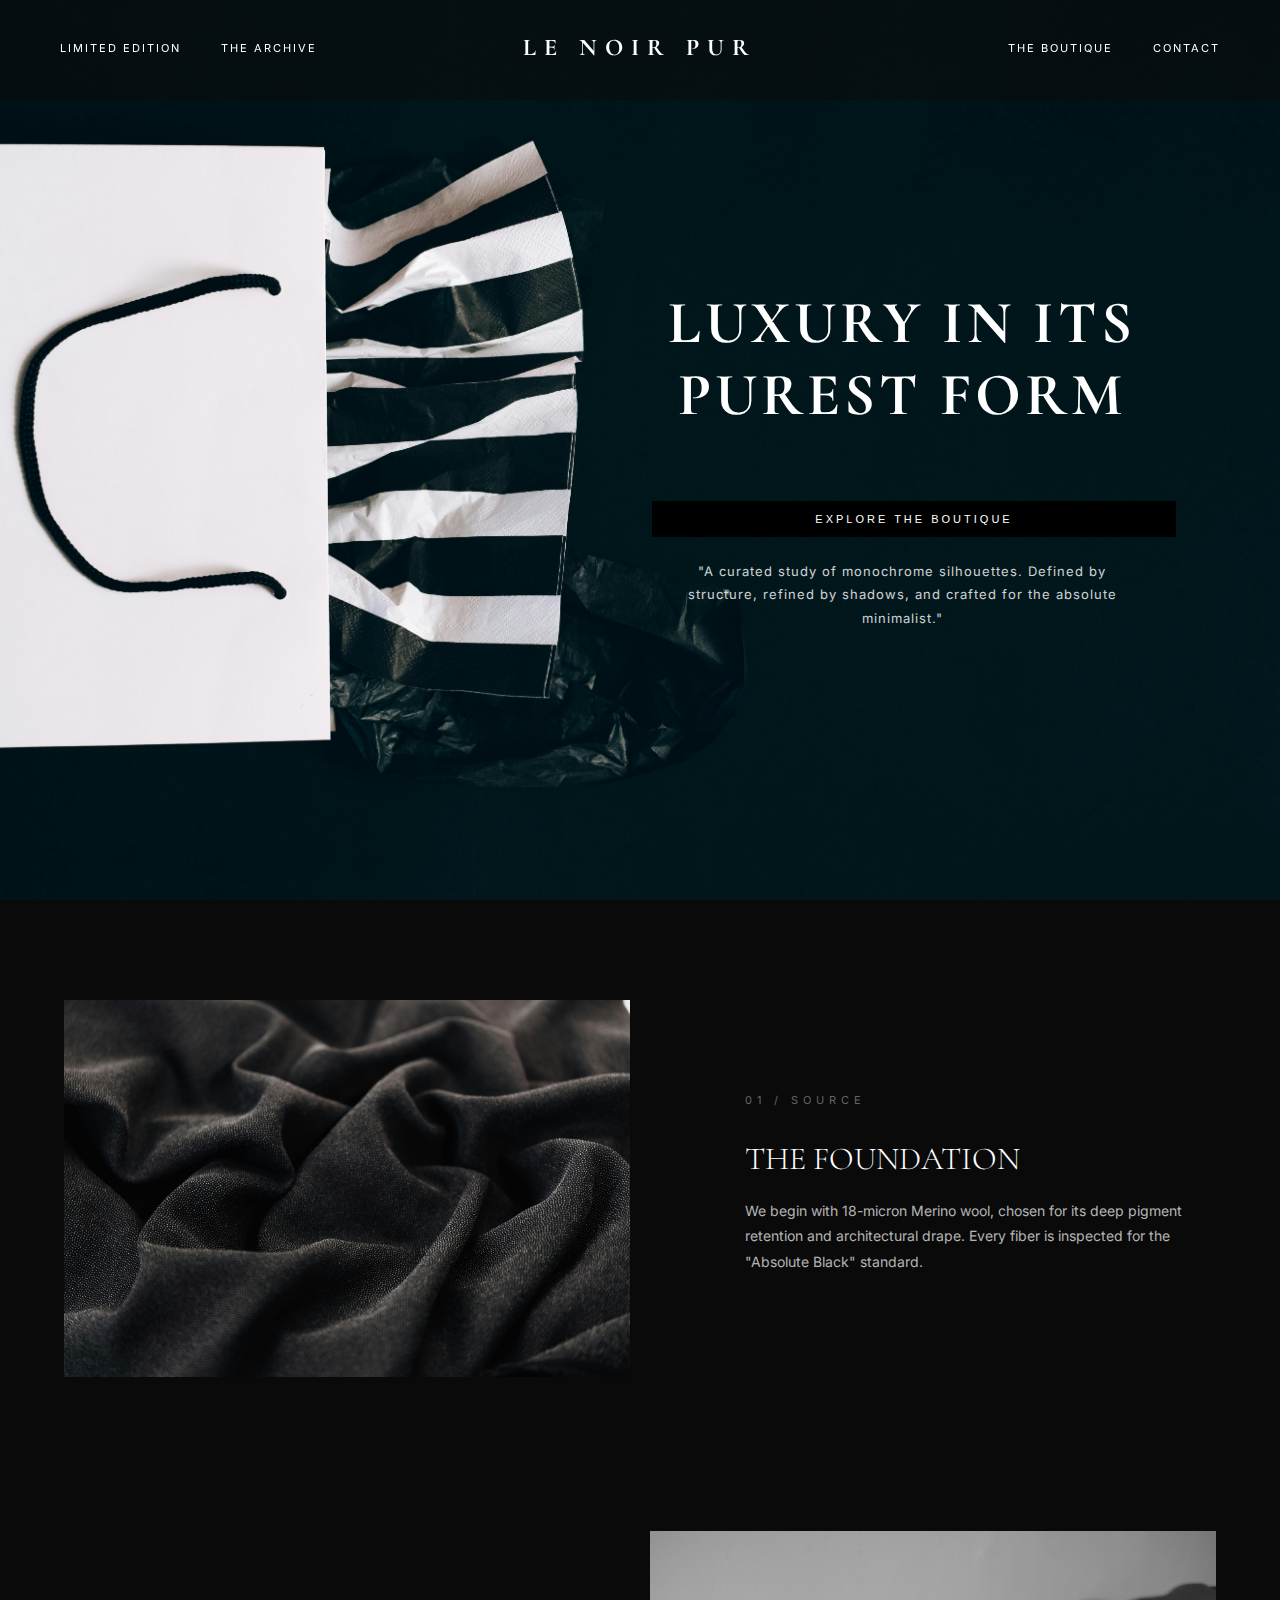
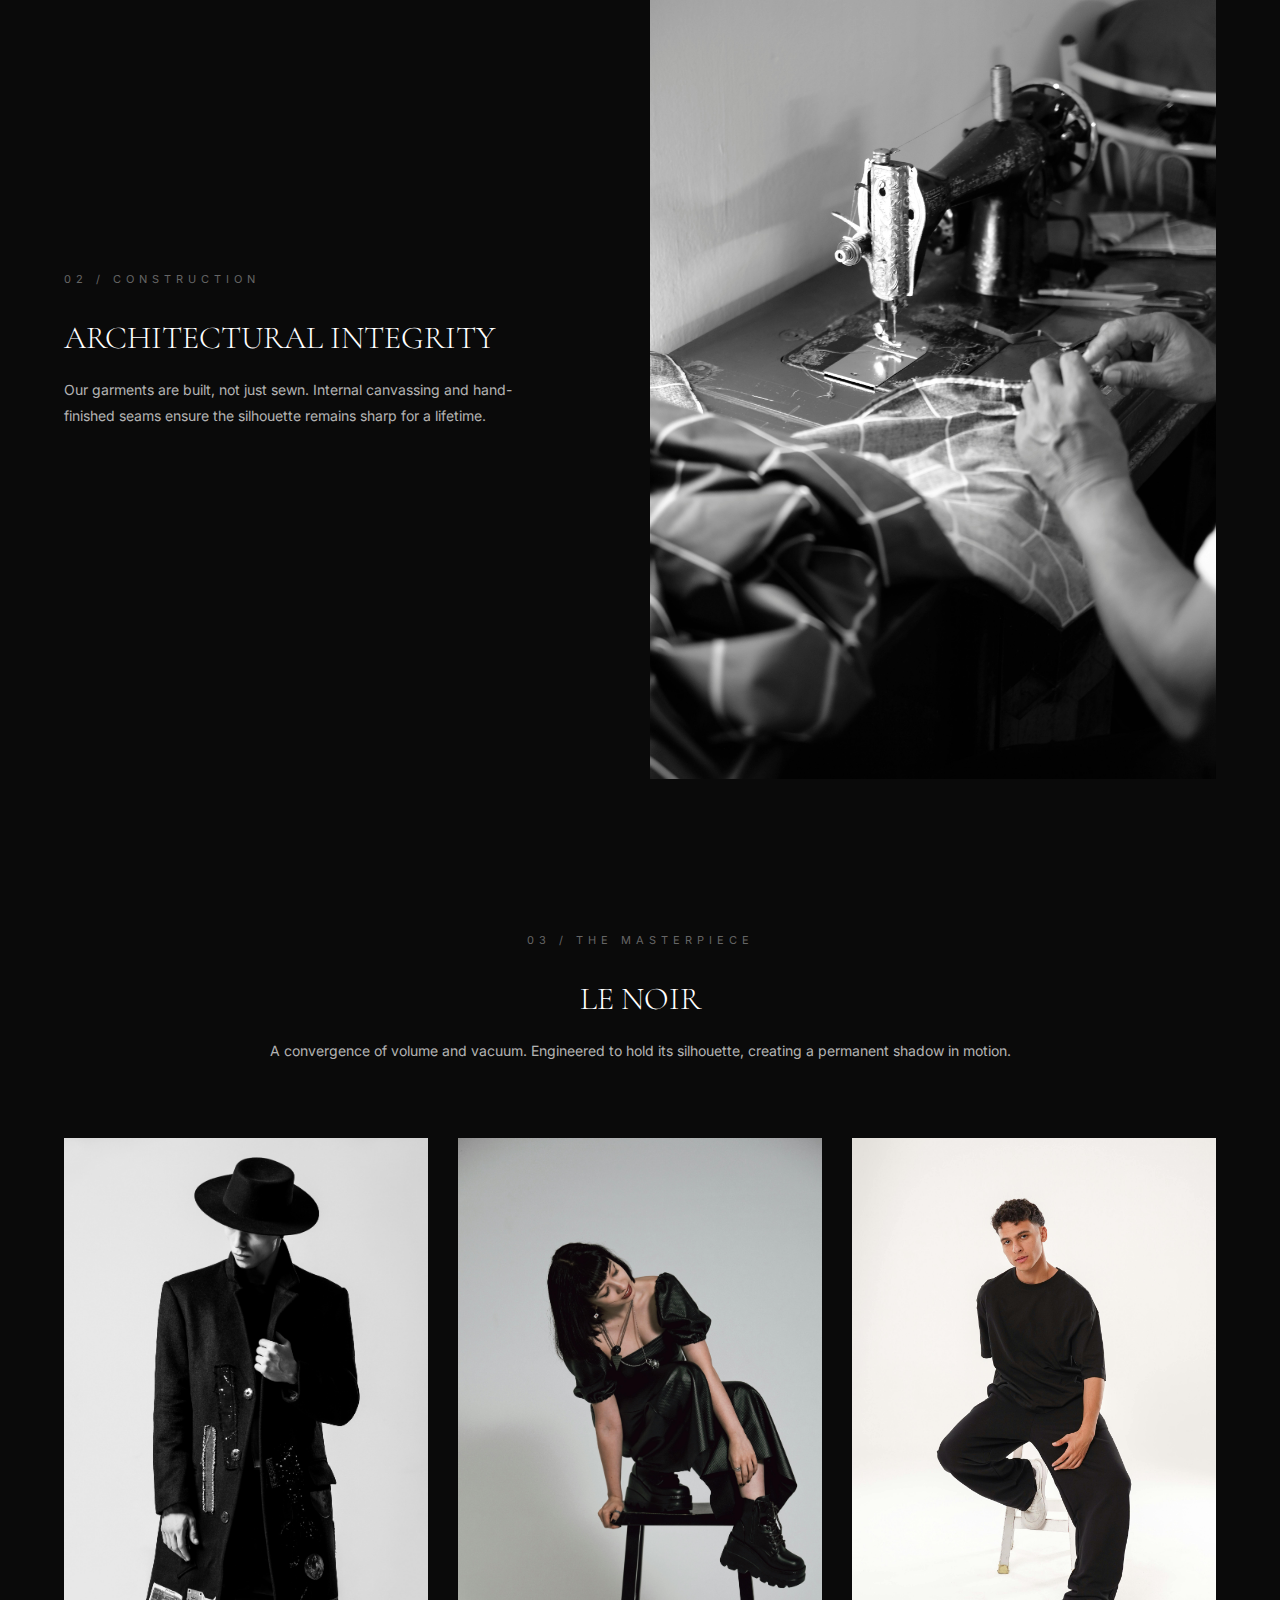
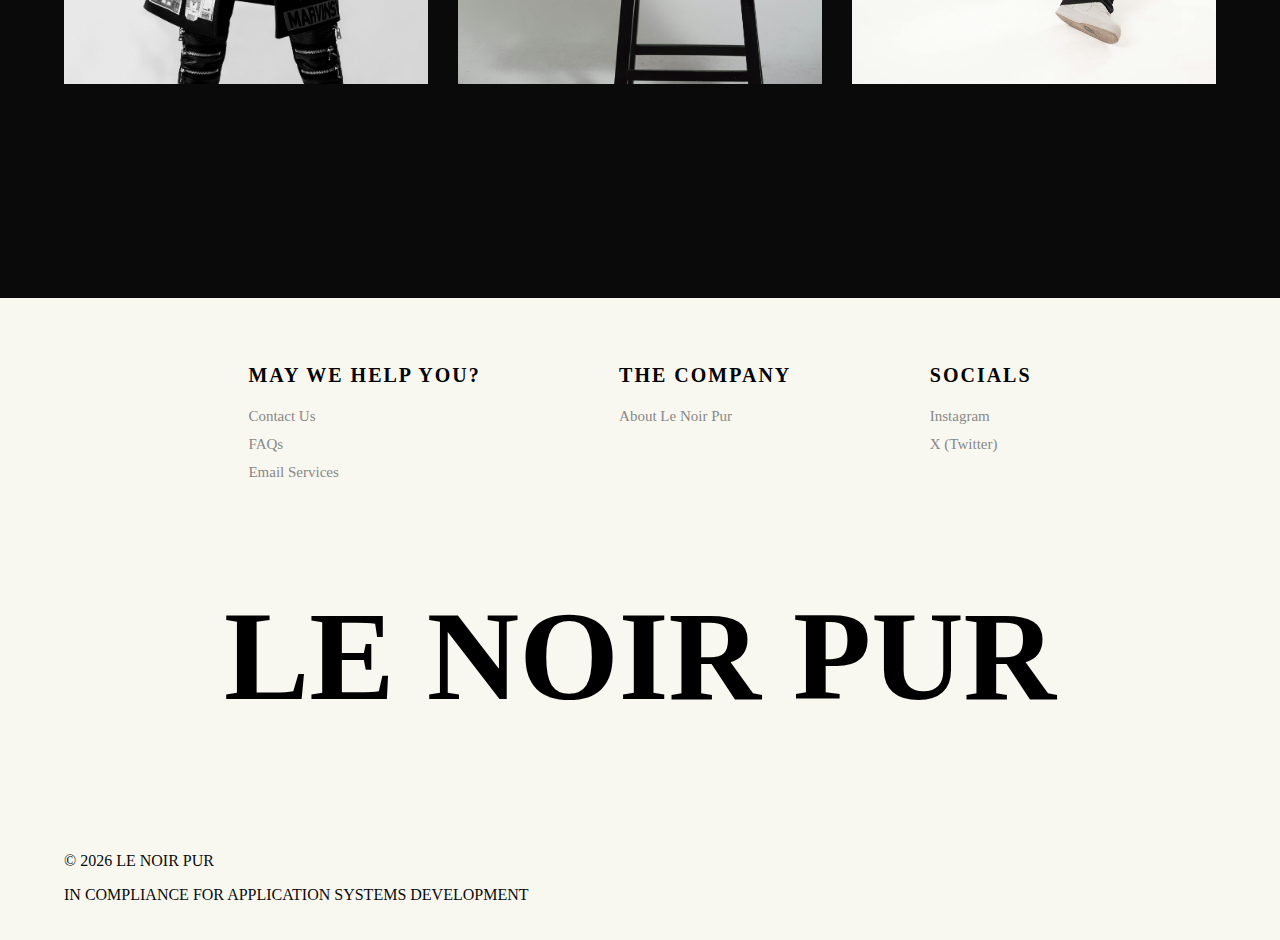
<file: index.html>
<!DOCTYPE html>
<html>
<head>
<title>Le Noir Pur</title>

<link rel="stylesheet" href="style.css">

<link href="https://fonts.googleapis.com/css2?family=Cormorant+Garamond:ital,wght@0,300;1,300&family=Inter:wght@100;200;300&display=swap" rel="stylesheet">

</head>

<body>

<header>

<nav class="main-nav">
<div class="nav-left">
<a href="limited-edition.html">LIMITED EDITION</a>
<a href="archive.html">THE ARCHIVE</a>
</div>
<div class="nav-center">
<a href="index.html">
<h1 class="brand-name">Le Noir Pur</h1>
</a>
</div>
<div class="nav-right">
<a href="boutique.html">THE BOUTIQUE</a>
<a href="contact.html">CONTACT</a>
</div>
</nav>

</header>

<section class="homepage-container">
<div class="homepage">
<h1 class="tagline">Luxury In Its<br>Purest Form</h1>
<a href="boutique.html" class="cta-button">Explore The Boutique</a>
<p class="subtext">"A curated study of monochrome silhouettes. Defined by structure, refined by shadows, and crafted for the absolute minimalist."</p>
</div>
</section>

<section class="process-section">
<div class="process-row">
<div class="process-image">
<img src="wool.jpg" alt="Raw Black Wool">
</div>
<div class="process-text">
<span class="step-number">01 / SOURCE</span>
<h3>THE FOUNDATION</h3>
<p>We begin with 18-micron Merino wool, chosen for its deep pigment retention and architectural drape. Every fiber is inspected for the "Absolute Black" standard.</p>
</div>
</div>

<div class="process-row">
<div class="process-text">
<span class="step-number">02 / CONSTRUCTION</span>
<h3>ARCHITECTURAL INTEGRITY</h3>
<p>Our garments are built, not just sewn. Internal canvassing and hand-finished seams ensure the silhouette remains sharp for a lifetime.</p>
</div>
<div class="process-image">
<img src="stitch.jpg" alt="Hand Stitching Detail">
</div>
</div>

<div class="process-row-center">
<div class="process-text">
<span class="step-number">03 / THE MASTERPIECE</span>
<h3>Le Noir</h3>
<p>A convergence of volume and vacuum. Engineered to hold its silhouette, creating a permanent shadow in motion.</p>
</div>

<div class="process-image-row">
<div class="process-image">
<img src="img1.jpg" alt="img1">
</div>
<div class="process-image">
<img src="img2.jpg" alt="img2">
</div>
<div class="process-image">
<img src="img3.jpg" alt="img3">
</div>
</div>
</section>

<footer class="footer-section">
<div class="footer-grid">
<div class="footer-col">
<h4>MAY WE HELP YOU?</h4>
<ul>
<li><a href="contact.html">Contact Us</a></li>
<li><a href="contact.html">FAQs</a></li>
<li><a href="contact.html">Email Services</a></li>
</ul>
</div>
<div class="footer-col">
<h4>THE COMPANY</h4>
<ul>
<li><a href="archive.html">About Le Noir Pur</a></li>
</ul>
</div>
<div class="footer-col">
<h4>SOCIALS</h4>
<ul>
<li><a href="#">Instagram</a></li>
<li><a href="#">X (Twitter)</a></li>
</ul>
</div>
</div>
<div class="bigfooter">
<h1 class="brandname-big">LE NOIR PUR</h1>
</div>
<div class="footer-bottom-bar">
<p>&copy; 2026 LE NOIR PUR</p>
<p>IN COMPLIANCE FOR APPLICATION SYSTEMS DEVELOPMENT</p>
</div>
</footer>

	
</body>
</html>
</file>
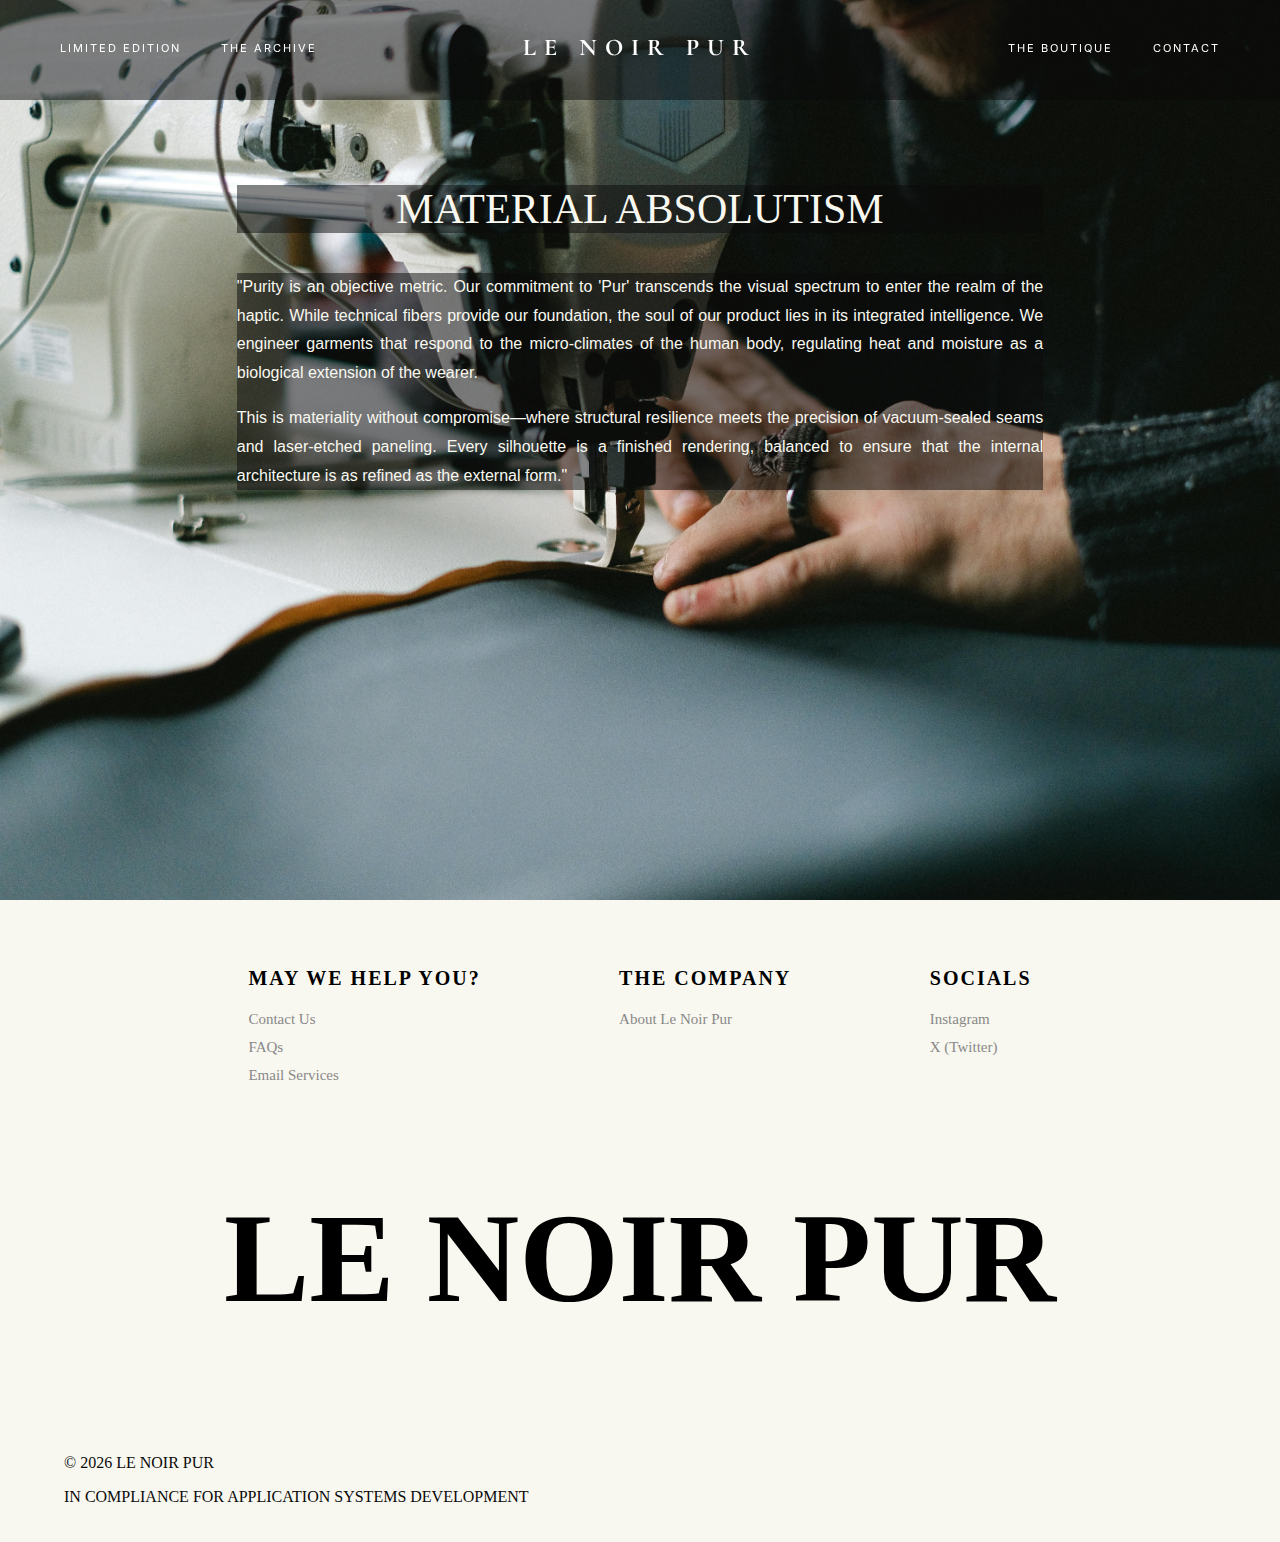
<file: archive.html>
<!DOCTYPE html>
<html>
<head>
<title>Le Noir Pur</title>

<link rel="stylesheet" href="style.css">

<link href="https://fonts.googleapis.com/css2?family=Cormorant+Garamond:ital,wght@0,300;1,300&family=Inter:wght@100;200;300&display=swap" rel="stylesheet">

</head>

<body>
<header>

<nav class="main-nav">

<div class="nav-left">
<a href="limited-edition.html">LIMITED EDITION</a>
<a href="#">THE ARCHIVE</a>
</div>

<div class="nav-center">
<a href="index.html">
<h1 class="brand-name">Le Noir Pur</h1>
</a>
</div>

<div class="nav-right">
<a href="boutique.html">THE BOUTIQUE</a>
<a href="contact.html">CONTACT</a>
</div>

</nav>

</header>


<section class="archive">
<div class="study-content">
<h2 class="section-title">MATERIAL ABSOLUTISM</h2>
<div class="text">
<p>
"Purity is an objective metric. Our commitment to 'Pur' transcends the visual spectrum to enter the realm of the haptic. While technical fibers provide our foundation, the soul of our product lies in its integrated intelligence. We engineer garments that respond to the micro-climates of the human body, regulating heat and moisture as a biological extension of the wearer. </p>
<p>
This is materiality without compromise—where structural resilience meets the precision of vacuum-sealed seams and laser-etched paneling. Every silhouette is a finished rendering, balanced to ensure that the internal architecture is as refined as the external form."</p>
</div>
</section>






<footer class="footer-section">
<div class="footer-grid">
<div class="footer-col">
<h4>MAY WE HELP YOU?</h4>
<ul>
<li><a href="contact.html">Contact Us</a></li>
<li><a href="contact.html">FAQs</a></li>
<li><a href="contact.html">Email Services</a></li>
</ul>
</div>
<div class="footer-col">
<h4>THE COMPANY</h4>
<ul>
<li><a href="archive.html">About Le Noir Pur</a></li>
</ul>
</div>
<div class="footer-col">
<h4>SOCIALS</h4>
<ul>
<li><a href="#">Instagram</a></li>
<li><a href="#">X (Twitter)</a></li>
</ul>
</div>
</div>
<div class="bigfooter">
<h1 class="brandname-big">LE NOIR PUR</h1>
</div>
<div class="footer-bottom-bar">
<p>&copy; 2026 LE NOIR PUR</p>
<p>IN COMPLIANCE FOR APPLICATION SYSTEMS DEVELOPMENT</p>
</div>
</footer>

	
	
</body>
</html>
</file>
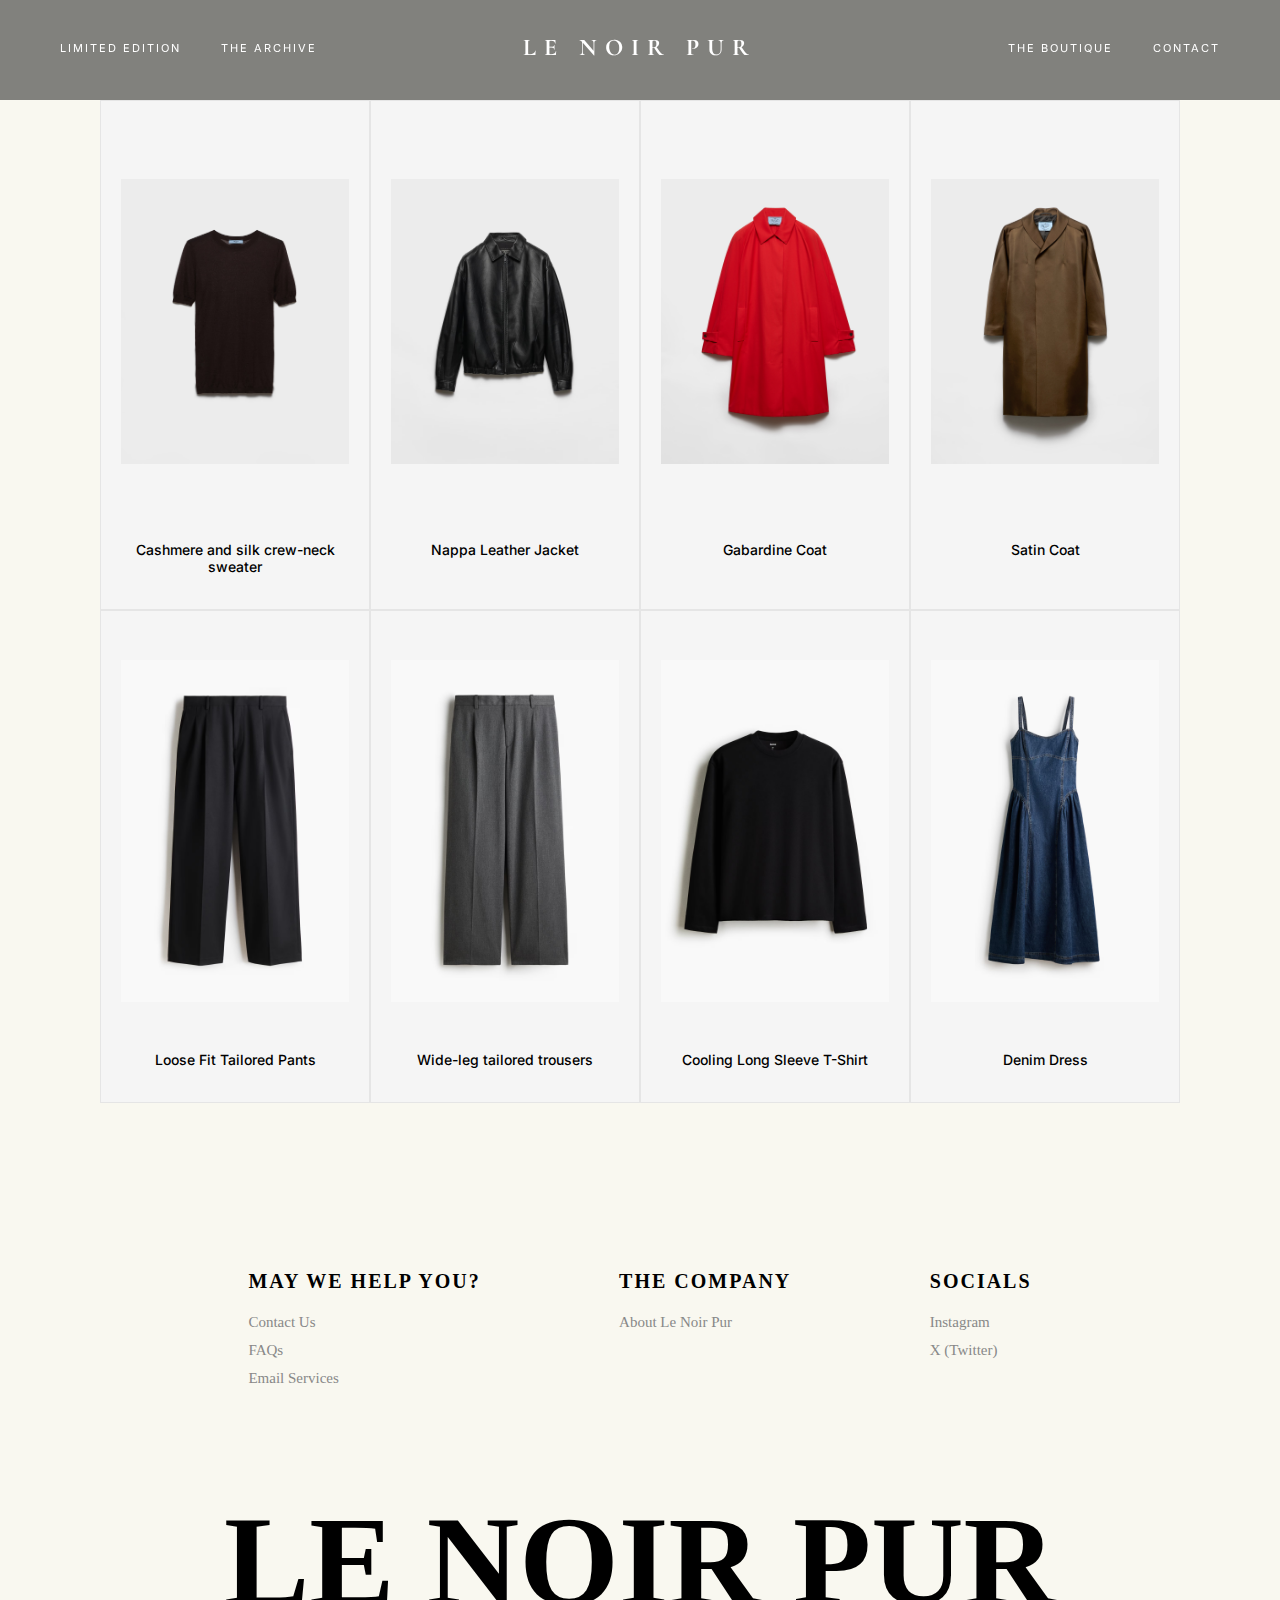
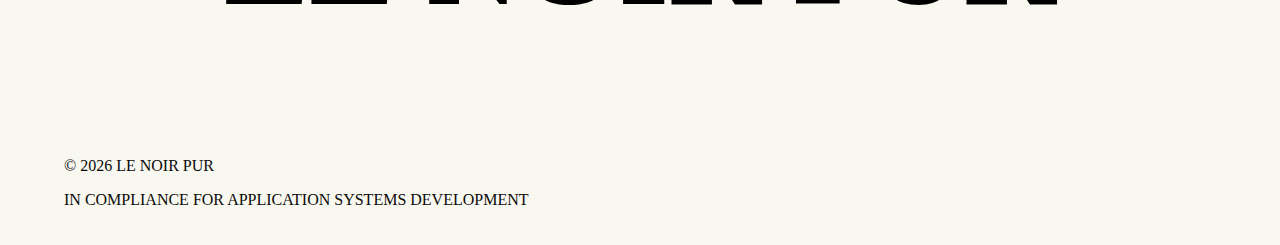
<file: boutique.html>
<!DOCTYPE html>
<html>
<head>
<title>Le Noir Pur</title>

<link rel="stylesheet" href="style.css">

<link href="https://fonts.googleapis.com/css2?family=Cormorant+Garamond:ital,wght@0,300;1,300&family=Inter:wght@100;200;300&display=swap" rel="stylesheet">

</head>

<body>
<header>

<nav class="main-nav">

<div class="nav-left">
<a href="limited-edition.html">LIMITED EDITION</a>
<a href="archive.html">THE ARCHIVE</a>
</div>

<div class="nav-center">
<a href="index.html">
<h1 class="brand-name">Le Noir Pur</h1>
</a>
</div>

<div class="nav-right">
<a href="#">THE BOUTIQUE</a>
<a href="contact.html">CONTACT</a>
</div>

</nav>

</header>


<section class="boutique-container">
<div class="product">
<img src="prod1.jpg" alt="Product 1">
<p class="prod-info">Cashmere and silk crew-neck sweater</p>
</div>

<div class="product">
<img src="prod2.jpg" alt="Product 2">
<p class="prod-info">Nappa Leather Jacket</p>
</div>

<div class="product">
<img src="prod3.jpg" alt="Product 3">
<p class="prod-info">Gabardine Coat</p>
</div>

<div class="product">
<img src="prod4.jpg" alt="Product 4">
<p class="prod-info">Satin Coat</p>
</div>

<div class="product">
<img src="prod5.jpg" alt="Product 5">
<p class="prod-info">Loose Fit Tailored Pants</p>
</div>

<div class="product">
<img src="prod6.jpg" alt="Product 6">
<p class="prod-info">Wide-leg tailored trousers</p>
</div>

<div class="product">
<img src="prod7.jpg" alt="Product 7">
<p class="prod-info">Cooling Long Sleeve T-Shirt</p>
</div>

<div class="product">
<img src="prod8.jpg" alt="Product 8">
<p class="prod-info">Denim Dress</p>
</div>

</section>





<footer class="footer-section">
<div class="footer-grid">
<div class="footer-col">
<h4>MAY WE HELP YOU?</h4>
<ul>
<li><a href="contact.html">Contact Us</a></li>
<li><a href="contact.html">FAQs</a></li>
<li><a href="contact.html">Email Services</a></li>
</ul>
</div>
<div class="footer-col">
<h4>THE COMPANY</h4>
<ul>
<li><a href="archive.html">About Le Noir Pur</a></li>
</ul>
</div>
<div class="footer-col">
<h4>SOCIALS</h4>
<ul>
<li><a href="#">Instagram</a></li>
<li><a href="#">X (Twitter)</a></li>
</ul>
</div>
</div>
<div class="bigfooter">
<h1 class="brandname-big">LE NOIR PUR</h1>
</div>
<div class="footer-bottom-bar">
<p>&copy; 2026 LE NOIR PUR</p>
<p>IN COMPLIANCE FOR APPLICATION SYSTEMS DEVELOPMENT</p>
</div>
</footer>

	
</body>
</html>
</file>
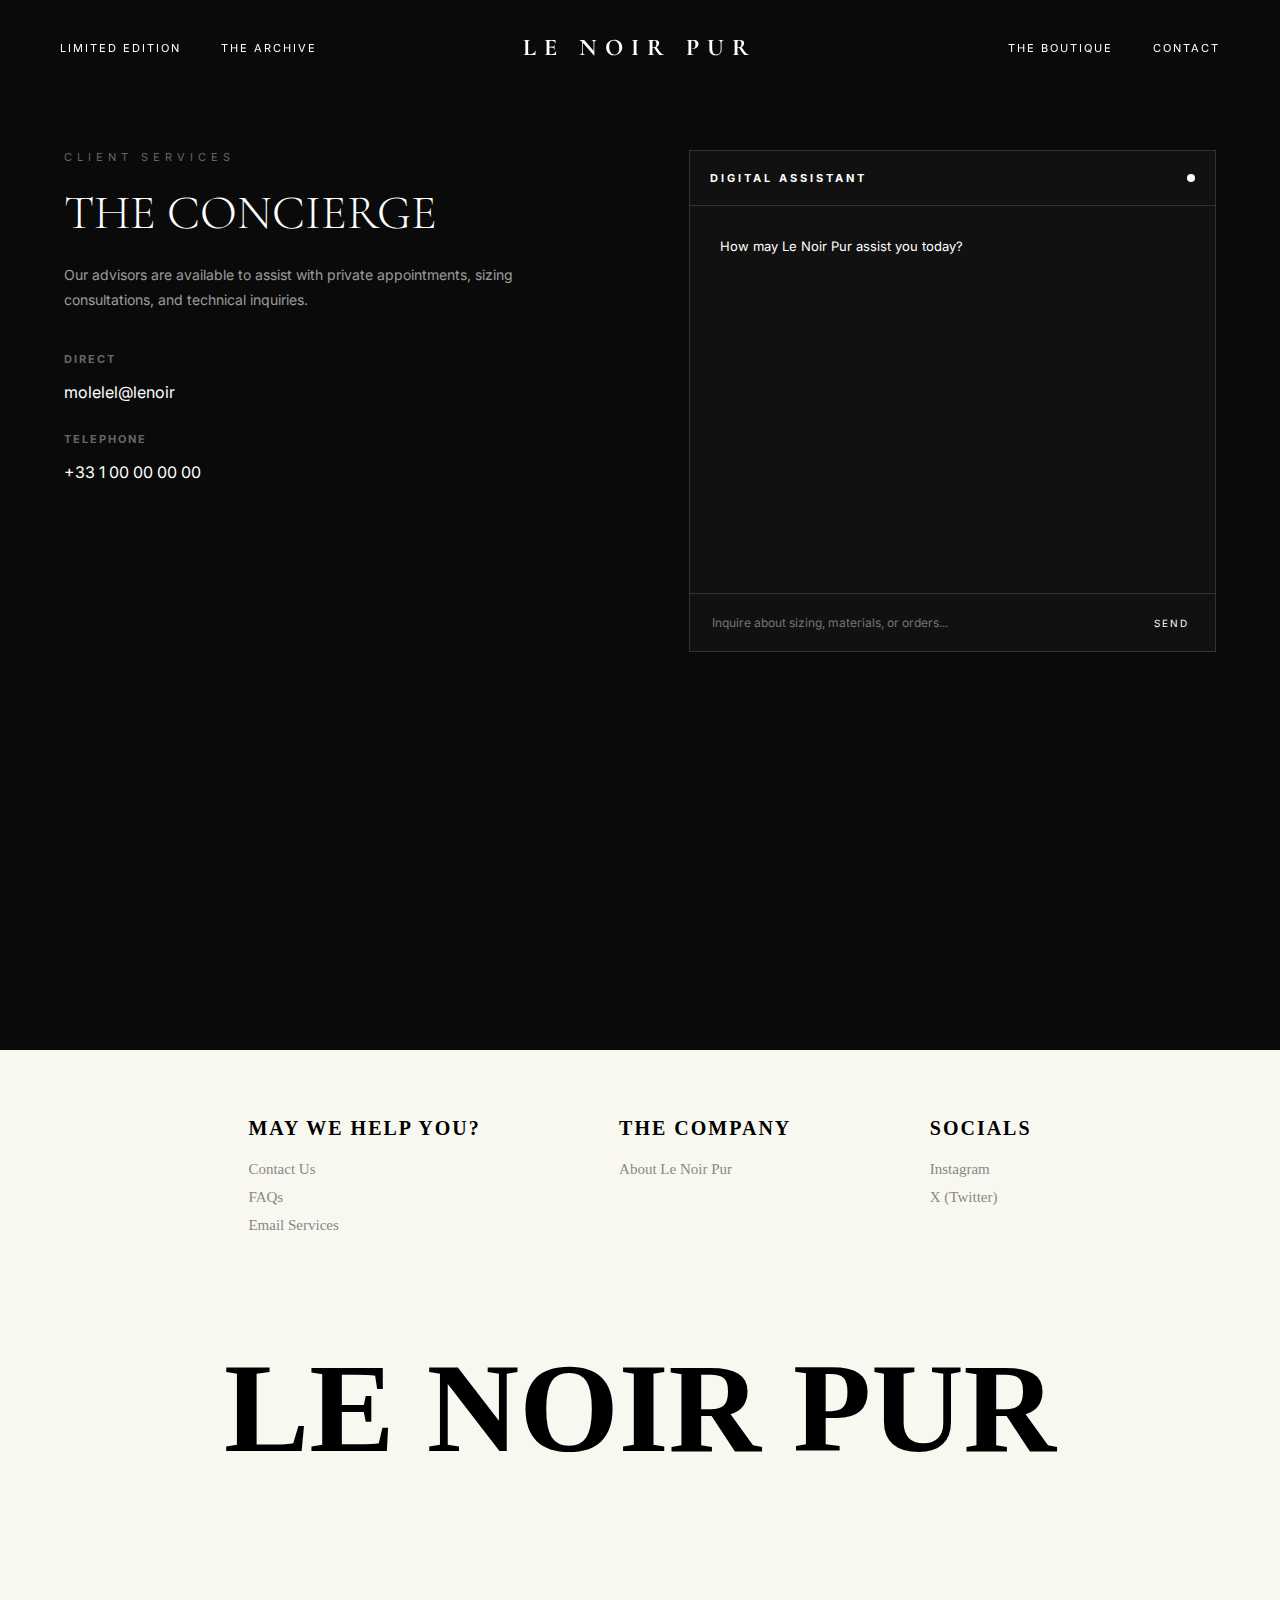
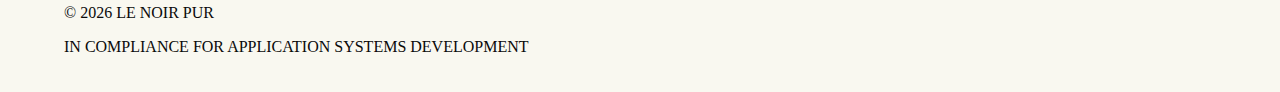
<file: contact.html>
<!DOCTYPE html>
<html>
<head>
<title>Contact | Le Noir Pur</title>
<link rel="stylesheet" href="style.css">
<link href="https://fonts.googleapis.com/css2?family=Cormorant+Garamond:ital,wght@0,300;1,300&family=Inter:wght@100;200;300&display=swap" rel="stylesheet">
</head>
<body>
<header>
<nav class="main-nav">
<div class="nav-left">
<a href="limited-edition.html">LIMITED EDITION</a>
<a href="archive.html">THE ARCHIVE</a>
</div>
<div class="nav-center">
<a href="index.html"><h1 class="brand-name">Le Noir Pur</h1></a>
</div>
<div class="nav-right">
<a href="boutique.html">THE BOUTIQUE</a>
<a href="#">CONTACT</a>
</div>
</nav>
</header>



<section class="contact-hero">
<div class="contact-container">
<div class="contact-info">
<span class="step-number">CLIENT SERVICES</span>
<h2 class="section-title-alt">The Concierge</h2>
<p class="contact-desc">Our advisors are available to assist with private appointments, sizing consultations, and technical inquiries.</p>
<div class="contact-details">
<div class="detail-item">
<h4>Direct</h4>
<p>molelel@lenoir</p>
</div>
<div class="detail-item">
<h4>Telephone</h4>
<p>+33 1 00 00 00 00</p>
</div>
</div>
</div>
<div class="chat-interface">
<div class="chat-header">
<h3>DIGITAL ASSISTANT</h3>
<span class="status-dot"></span>
</div>
<div class="chat-window" id="chatWindow">
<div class="message bot">How may Le Noir Pur assist you today?</div>
</div>
<div class="chat-input-area">
<input type="text" placeholder="Inquire about sizing, materials, or orders..." id="chatInput">
<button class="chat-send">SEND</button>
</div>
</div>
</div>
</section>



<footer class="footer-section">
<div class="footer-grid">
<div class="footer-col">
<h4>MAY WE HELP YOU?</h4>
<ul>
<li><a href="contact.html">Contact Us</a></li>
<li><a href="contact.html">FAQs</a></li>
<li><a href="contact.html">Email Services</a></li>
</ul>
</div>
<div class="footer-col">
<h4>THE COMPANY</h4>
<ul>
<li><a href="archive.html">About Le Noir Pur</a></li>
</ul>
</div>
<div class="footer-col">
<h4>SOCIALS</h4>
<ul>
<li><a href="#">Instagram</a></li>
<li><a href="#">X (Twitter)</a></li>
</ul>
</div>
</div>
<div class="bigfooter">
<h1 class="brandname-big">LE NOIR PUR</h1>
</div>
<div class="footer-bottom-bar">
<p>&copy; 2026 LE NOIR PUR</p>
<p>IN COMPLIANCE FOR APPLICATION SYSTEMS DEVELOPMENT</p>
</div>
</footer>

</body>
</html>
</file>
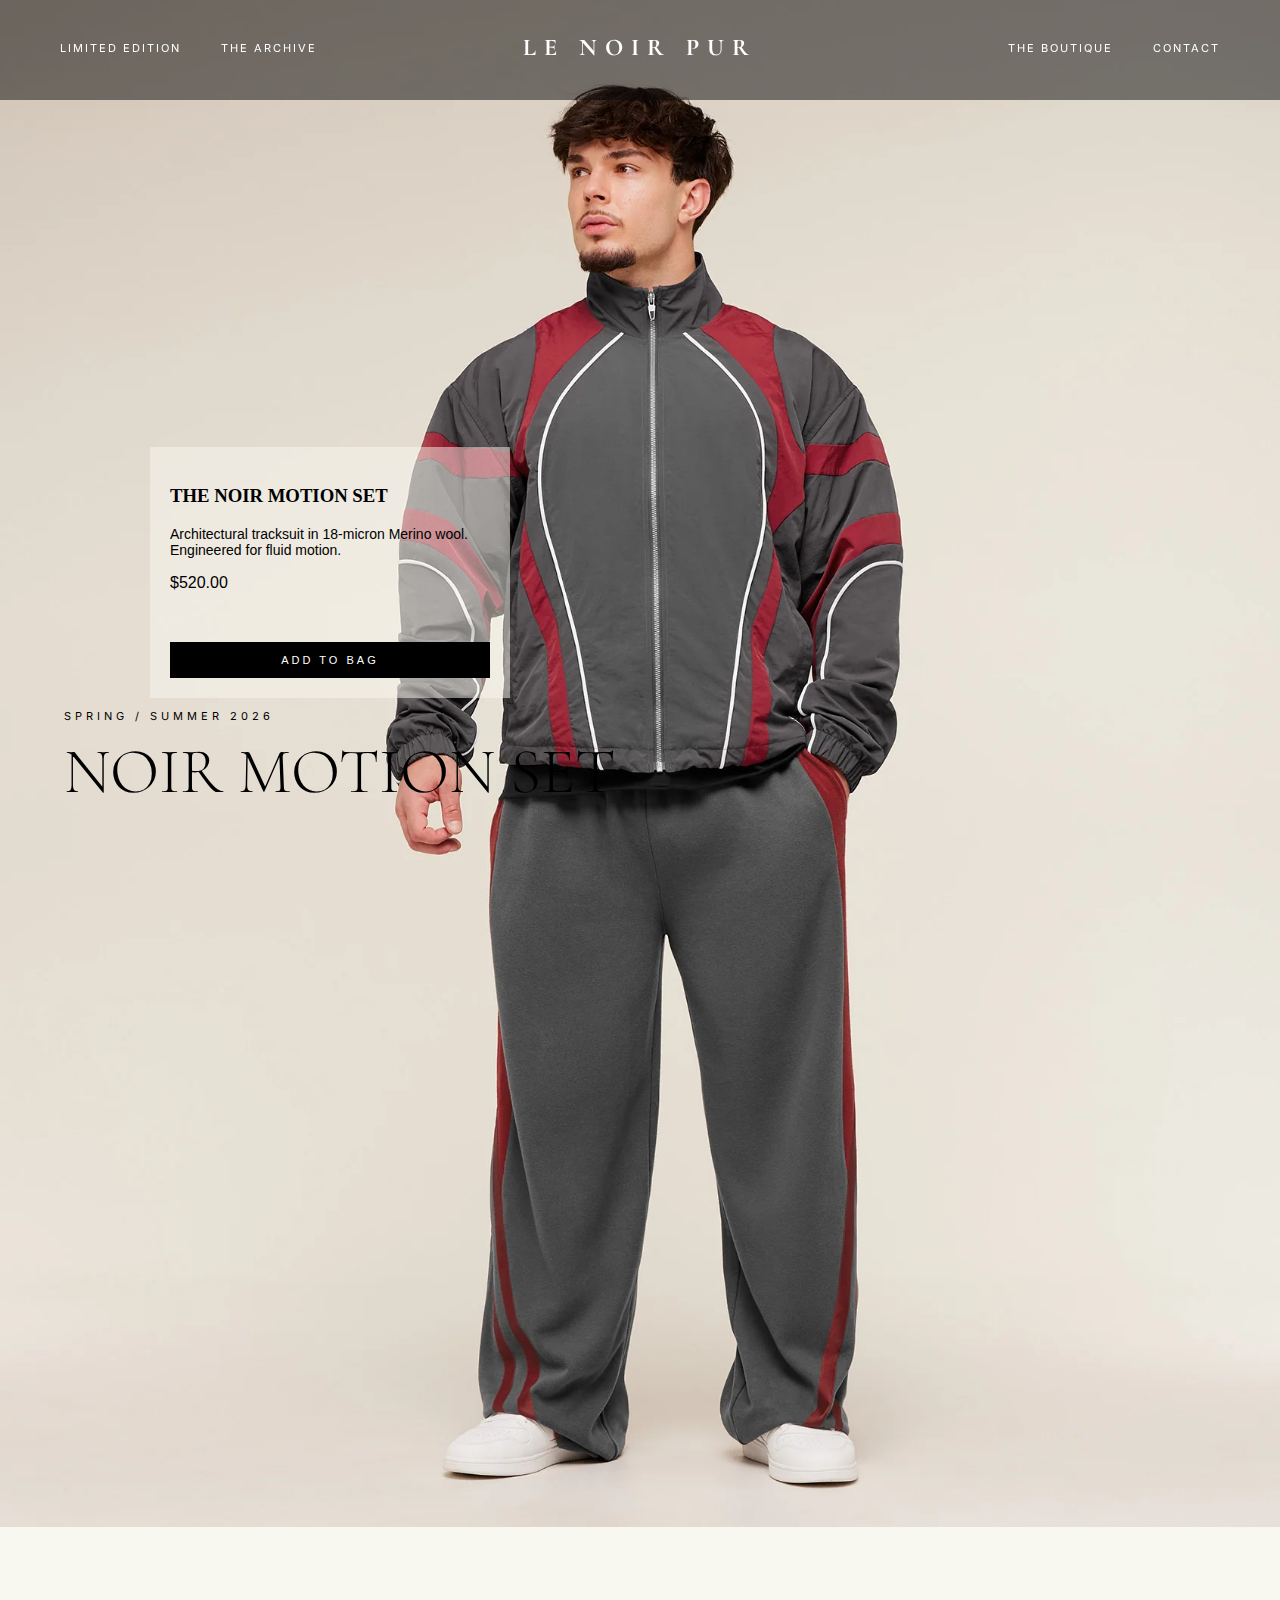
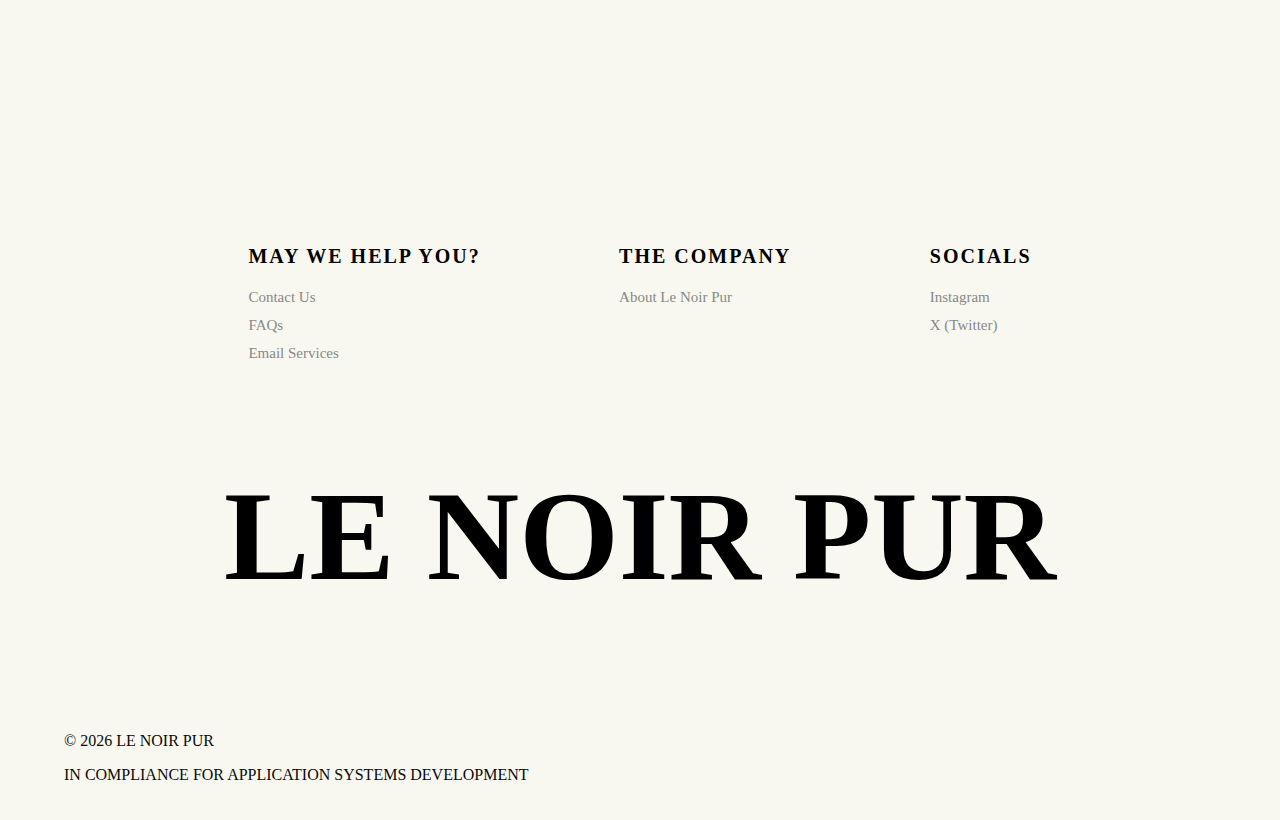
<file: limited-edition.html>
<!DOCTYPE html>
<html>
<head>
<title>Le Noir Pur</title>

<link rel="stylesheet" href="style.css">

<link href="https://fonts.googleapis.com/css2?family=Cormorant+Garamond:ital,wght@0,300;1,300&family=Inter:wght@100;200;300&display=swap" rel="stylesheet">

</head>

<body>


<header>

<nav class="main-nav">

<div class="nav-left">
<a href="#">LIMITED EDITION</a>
<a href="archive.html">THE ARCHIVE</a>
</div>

<div class="nav-center">
<a href="index.html">
<h1 class="brand-name">Le Noir Pur</h1>
</a>
</div>

<div class="nav-right">
<a href="boutique.html">THE BOUTIQUE</a>
<a href="contact.html">CONTACT</a>
</div>

</nav>

</header>

<main class="limited-edition-content">
<section class="hero-image-container">
<img src="tracksuit.png" alt="Limited Edition Look 01" class="hero-img">

<aside class="details">
<h3>THE NOIR MOTION SET</h3>
<p class="description">Architectural tracksuit in 18-micron Merino wool. Engineered for fluid motion.</p>
<p class="price">$520.00</p>
<button class="cta-button">Add to Bag</button>
</aside>

</section>
</main>


<div class="hero-text-overlay">
<span class="collection-year">SPRING / SUMMER 2026</span>
<h2 class="piece-name">NOIR MOTION SET</h2>
</div>
</section>





<footer class="footer-section">
<div class="footer-grid">
<div class="footer-col">
<h4>MAY WE HELP YOU?</h4>
<ul>
<li><a href="contact.html">Contact Us</a></li>
<li><a href="contact.html">FAQs</a></li>
<li><a href="contact.html">Email Services</a></li>
</ul>
</div>
<div class="footer-col">
<h4>THE COMPANY</h4>
<ul>
<li><a href="archive.html">About Le Noir Pur</a></li>
</ul>
</div>
<div class="footer-col">
<h4>SOCIALS</h4>
<ul>
<li><a href="#">Instagram</a></li>
<li><a href="#">X (Twitter)</a></li>
</ul>
</div>
</div>
<div class="bigfooter">
<h1 class="brandname-big">LE NOIR PUR</h1>
</div>
<div class="footer-bottom-bar">
<p>&copy; 2026 LE NOIR PUR</p>
<p>IN COMPLIANCE FOR APPLICATION SYSTEMS DEVELOPMENT</p>
</div>
</footer>

	
</body>
</html>
</file>
<file: style.css>
/*home page*/
html,body{
margin:0;
padding:0;
background-color:#0a0a0a;
background-image:url("background-image.jpg");
background-size:cover;
background-position:center;
background-attachment:fixed;
height:100%;
width:100%;
}

.footer-section {
background-color: #F9F8F0; 
color: #0a0a0a;
padding: 40px 5% 20px;
width:100%;
box-sizing:border-box;
}

.footer-bottom{
margin-top:80px;
padding-top:30px;
border-top:1px solid #1a1a1a;
display:flex;
justify-content:space-between;
font-family:'Inter',sans-serif;
font-size:10px;
color:#444;
letter-spacing:1px;
text-transform:uppercase;
}

.footer-container{
width:100%;
margin:0 auto;
padding:0 px; 
box-sizing:border-box;
}

.bigfooter{
align:center;
justify-content:center;
padding-bottom:20px;
}


.brandname-big{
color:black;
font-size: 10vw;
text-align:center;
}

.footer-grid {
display: flex;
justify-content: space-around;
padding: 0 10%;
margin-bottom: 60px;
}

.footer-col h4 {
font-size: 20px;
letter-spacing: 2px;
margin-bottom: 20px;
color: #000;
}

.footer-col ul {
list-style: none;
padding: 0;
}

.footer-col ul li {
margin-bottom: 10px;
}

.footer-col ul li a {
text-decoration: none;
color: #888;
font-size: 15px;
transition: color 0.3s;
}


.main-nav{
position:fixed;
top:0;
left:0;
width:100%;
height:100px;
display:flex;
justify-content:space-between;
align-items:center;
background-color:#0a0a0a;
background-color:rgba(10,10,10,0.5);
padding:0 60px;
z-index:1000;
box-sizing:border-box;
}


.nav-left,.nav-right{
display:flex;
gap:40px;
flex:1;
}


.nav-right{
justify-content:flex-end;
}


.nav-center{
flex:0;
text-align:center;
white-space:nowrap;
}


.main-nav a{
color:#ffffff;
text-decoration:none;
font-family:'Inter',sans-serif;
font-size:11px;
letter-spacing:2px;
}

.main-nav a{
position:relative;
display:inline-block;
padding-bottom:5px;
}

.main-nav a::after{
content:'';
position:absolute;
bottom:0;
left:50%;
width:0;
height:1px;
background-color:#ffffff;
transition:all 0.4s ease;
}

.main-nav a:hover::after{
width:100%;
left:0;
}

.brand-name{
font-family:'Cormorant Garamond',serif;
font-size:24px;
letter-spacing:8px;
color:#ffffff;
text-transform:uppercase;
margin:0;
}

.brand-name-footer{
font-family:'Cormorant Garamond',serif;
font-size:24px;
letter-spacing:8px;
color:#000000;
text-transform:uppercase;
margin:0;

}


.homepage-container{
display:flex;
align-items:center;
height:100vh;
justify-content:flex-end;
padding-right:10%;
box-sizing:border-box;
}


.homepage{
text-align:center;
color:#ffffff;
max-width:500px;
}

.tagline{
font-family:'Cormorant Garamond',serif;
color:#ffffff;
text-transform:uppercase;
letter-spacing:4px;
font-size:60px;
font-weight:bold;
line-height:1.2;
}


.cta-button{
display:inline-block;
font-family:'Inter',sans-serif;
color:#ffffff;
text-decoration:none;
text-transform:uppercase;
border: 1px solid #ffffff;
padding: 15px 40px;         
letter-spacing: 3px;
font-size: 11px;
margin-top: 30px;            
transition: all 0.7s ease;  
cursor: pointer;
background-color:transparent
}

.cta-button:hover{
background-color:#ffffff;
color:#000000;
}

.subtext{
font-family:'Inter',sans-serif;
color:#ffffff;
font-size: 13px;
line-height: 1.8;
letter-spacing: 1px;
opacity: 0.8;
padding:10px;
}

.process-section{
background-color:#0a0a0a;
color:#ffffff;
padding:100px 5%;
}

.process-row{
display:flex;
align-items:center;
gap:10%;
margin-bottom:150px;
}

.process-row-center{
text-align:center;
display:flex;
flex-direction:column;
align-items:center;
justify-content:center;
margin-bottom:50px;
width:100%;
}

.process-image{
flex:1.2;
overflow:hidden;
}

.process-image img{
width:100%;
}

.process-text{
flex:1;
}

.process-image-row{
display:flex;
flex-direction:row;
justify-content:center;
gap:30px;
width:100%;
max-width:1200px;
margin:60px auto;
}

.step-number{
font-family:'Inter',sans-serif;
font-size:11px;
letter-spacing:5px;
color:#666;
display:block;
margin-bottom:20px;
}

.process-text h3{
font-family:'Cormorant Garamond',serif;
font-size:32px;
font-weight:300;
text-transform:uppercase;
margin-bottom:20px;
}

.process-text p{
font-family:'Inter',sans-serif;
font-size:14px;
line-height:1.8;
color:rgba(255,255,255,0.7);
}
/*end of home page*/





































/*limited-edition page*/



html, body {
margin: 0;
padding: 0;
background-color: #000;
}

.hero-image-container {
position: relative;
width: 100%;
height: 100%;
overflow: hidden;
background-color: #F9F8F0;
}

.hero-img {
width: 100%;
height: 100%;
object-fit: cover;
display: block; 
}

.hero-text-overlay {
position: absolute;
bottom: 10%;
left: 5%;
color: #000;
}

.collection-year {
font-family: 'Inter', sans-serif;
font-size: 11px;
letter-spacing: 4px;
display: block;
margin-bottom: 10px;
}

.piece-name {
font-family: 'Cormorant Garamond', serif;
font-size: 64px;
font-weight: 300;
margin: 0;
text-transform: uppercase;
}

.details{
width: 25%;
float: left;
background-color: #F9F8F0;
padding: 20px;
position:relative;
left:150px;
bottom:120vh;
background-color:rgba(249, 248, 240, 0.5);

}

.description {
font-family: Arial, sans-serif;
font-size: 14px;
margin-top: 15px;
margin-bottom: 15px;
}

.price {
font-family: Arial, sans-serif;
font-size: 16px;
margin-bottom: 20px;
}

.cta-button {
width: 100%;
padding: 12px;
background-color: #000000;
color: #ffffff;
border: none;
font-family: Arial, sans-serif;
cursor: pointer;
}

/*end of limited edition page*/


































/*archive page*/
.archive {
text-align:center;
width: 100%;
background-color: #000;
background-image:url("bgimage.jpg");
background-size:cover;
background-position:center;
background-attachment:fixed;
height:100%;
width:100%;
color:rgba(249, 248, 240, 0.95);
padding: 150px 5%;
box-sizing: border-box;
overflow: hidden;
}

.study-content {
width: 70%;
text-align:center;
margin:0 auto;
}

.section-title {
font-family: 'Times New Roman', serif;
font-size: 42px;
font-weight: normal;
color: #f9f8f0;
margin-bottom: 40px;
background-color:#0a0a0a;
background-color:rgba(10,10,10,0.5);
}

.text{
font-family: Arial, sans-serif;
font-size: 16px;
line-height: 1.8;
margin-bottom: 30px;
color: #f9f8f0;
position:center;
text-align: justify;
background-color:#0a0a0a;
background-color:rgba(10,10,10,0.5);

}
/*end of archive page*/


























/*boutique page*/
.boutique-container {
display: grid;
grid-template-columns: repeat(4, 1fr); 
gap: 0; 
padding:100px 100px;
background-color:#f9f8f0;

	
}

.product {
border: 1px solid #e5e5e5;
padding: 20px;
background: #f5f5f5;
text-align: left;
}

.product img {
width: 100%;
height: 400px;
object-fit: contain;
display: block;
background: #f5f5f5;
transition:transform 0.6s ease;

}

.prod-info{
margin-top: 20px;
font-size: 14px;
font-weight: 500;
text-align:center;
font-family:'Inter',sans-serif;

}

.product:hover img{
transform:scale(1.3);
}













































/*contact page*/
.contact-hero {
min-height: 100vh;
background-color: #0a0a0a;
padding-top: 150px;
display: flex;
justify-content: center;
align-items: flex-start;
}

.contact-container {
width: 90%;
max-width: 1200px;
display: flex;
gap: 100px;
padding-bottom: 100px;
}

.contact-info {
flex: 1;
color: #ffffff;
}

.section-title-alt {
font-family: 'Cormorant Garamond', serif;
font-size: 48px;
font-weight: 300;
text-transform: uppercase;
margin: 20px 0;
}

.contact-desc {
font-family: 'Inter', sans-serif;
font-size: 14px;
line-height: 1.8;
color: rgba(255,255,255,0.6);
margin-bottom: 40px;
}

.detail-item h4 {
font-family: 'Inter', sans-serif;
font-size: 11px;
letter-spacing: 2px;
color: #666;
text-transform: uppercase;
margin-bottom: 5px;
}

.detail-item p {
font-family: 'Inter', sans-serif;
font-size: 16px;
margin-bottom: 30px;
}

.chat-interface {
flex: 1;
background-color: #111;
border: 1px solid #333;
display: flex;
flex-direction: column;
height: 500px;
}

.chat-header {
padding: 20px;
border-bottom: 1px solid #333;
display: flex;
justify-content: space-between;
align-items: center;
}

.chat-header h3 {
font-family: 'Inter', sans-serif;
font-size: 11px;
letter-spacing: 3px;
color: #fff;
margin: 0;
}

.status-dot {
height: 8px;
width: 8px;
background-color: #fff;
border-radius: 50%;
}

.chat-window {
flex: 1;
padding: 30px;
overflow-y: auto;
font-family: 'Inter', sans-serif;
font-size: 13px;
line-height: 1.6;
}

.message {
margin-bottom: 20px;
max-width: 80%;
}

.bot {
color: #ffffff;
}

.user {
color: #888;
margin-left: auto;
text-align: right;
}

.chat-input-area {
padding: 20px;
border-top: 1px solid #333;
display: flex;
}

.chat-input-area input {
flex: 1;
background: transparent;
border: none;
color: #fff;
font-family: 'Inter', sans-serif;
font-size: 12px;
outline: none;
}

.chat-send {
background: transparent;
border: none;
color: #fff;
font-family: 'Inter', sans-serif;
font-size: 10px;
letter-spacing: 2px;
cursor: pointer;
padding-left: 20px;
}

.chat-send:hover {
opacity: 0.6;
}
/*end of contact page*/












@media screen and (max-width: 1024px) {
.contact-container {
flex-direction: column;
gap: 50px;
}
.boutique-container {
grid-template-columns: repeat(2, 1fr);
padding: 80px 5%;
}
.process-row {
flex-direction: column;
text-align: center;
gap: 40px;
}
.process-row:nth-child(even) {
flex-direction: column;
}
.details {
width: 50%;
left: 5%;
bottom: 20%;
}
}

@media screen and (max-width: 768px) {
.main-nav {
height: auto;
flex-direction: column;
padding: 20px;
}
.nav-left, .nav-right {
flex-direction: column;
align-items: center;
gap: 15px;
width: 100%;
margin: 10px 0;
}
.nav-center {
order: -1;
margin-bottom: 20px;
}
.homepage-container {
justify-content: center;
padding-right: 0;
}
.tagline {
font-size: 40px;
}
.boutique-container {
grid-template-columns: 1fr;
}
.product img {
height: 300px;
}
.footer-grid {
flex-direction: column;
text-align: center;
gap: 40px;
}
.brandname-big {
font-size: 15vw;
}
.contact-hero {
padding-top: 250px;
}
.section-title-alt {
font-size: 32px;
}
.chat-interface {
height: 400px;
}
.piece-name {
font-size: 36px;
}
.details {
width: 90%;
left: 5%;
bottom: 50px;
position: relative;
}
}
</file>
